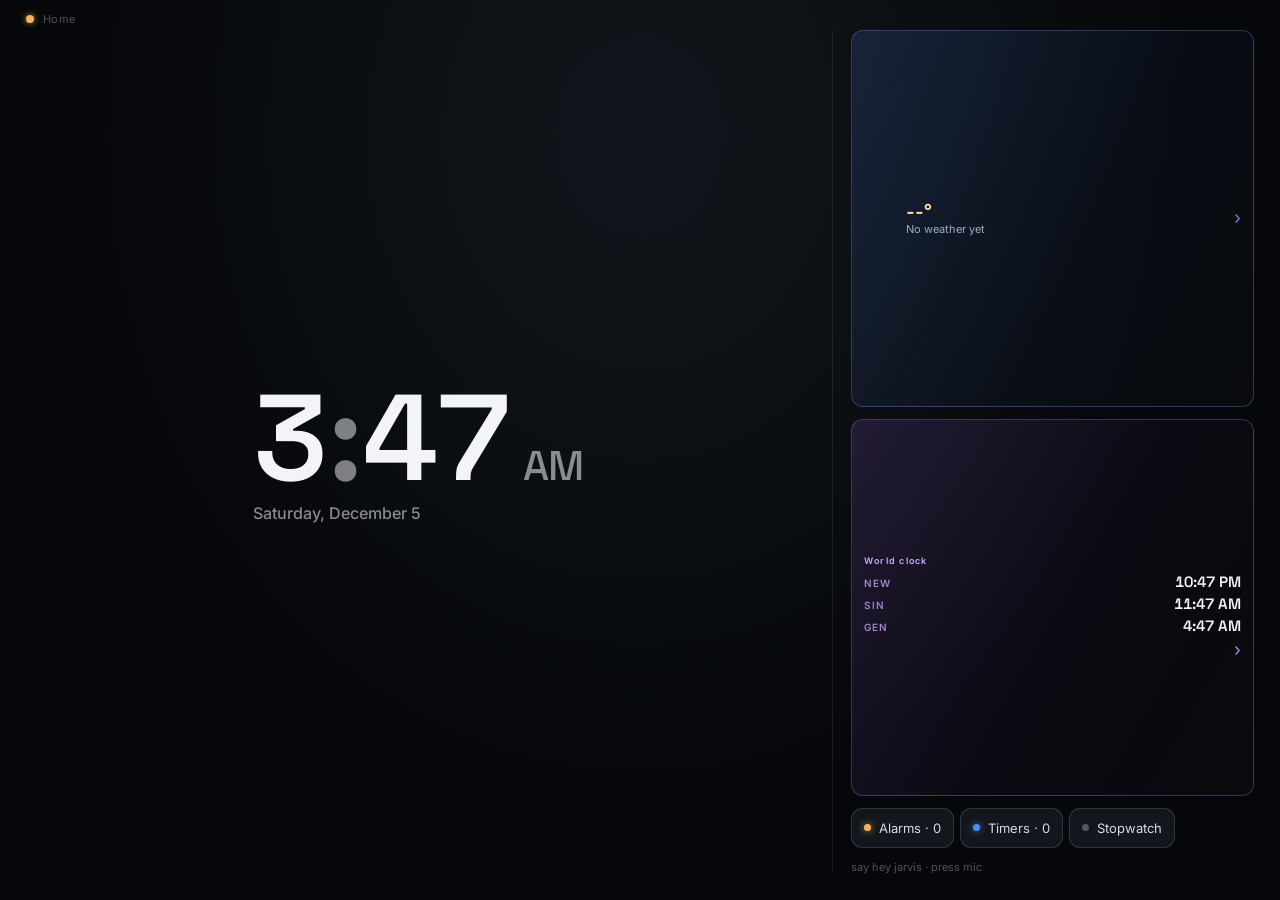
<file: EchoTerminal/app/src/main/assets/ambient/index.html>
<!DOCTYPE html>
<html lang="en">
<head>
<meta charset="UTF-8">
<!--
  width=960 pins the layout viewport to the panel's real pixel width, so every
  length in styles.css is a device pixel on a 960x480 Echo Show 5 and the
  mockup's numbers port across unchanged. user-scalable=no also removes the
  300ms tap delay (screen taps drive UI only since protocol v1.6; the wake
  word and the physical mic button start conversations).

  layout engine (layout engine, home model owner spec): one focus-driven
  layout. The resting surface is the 65/35 Nest-Hub home -- clock hero left,
  widget rail right. The clock never rotates away; only the rail's widgets
  change. Full-screen pages (weather, world clock, ...) open OVER the home
  when their rail card is tapped and close back to it; a conversation puts
  the screen into the chat template (overlay + compact clock + answer cards).
-->
<meta name="viewport" content="width=960, user-scalable=no">
<title>Echo ambient</title>
<link rel="stylesheet" href="styles.css">
</head>
<body class="fx-home">

<!-- The listening ring frames the whole panel, the way the Alexa light ring
     frames the base. Pure CSS animation, no JS loop. -->
<div id="ring"></div>

<div id="topbar">
  <div id="conn-dot" class="dot connecting"></div>
  <span id="page-label">Home</span>
</div>

<!-- ============================================================ ENGINE ==
     The single focus-driven layout. `data-focus` on <body> picks the active
     template: home (clock hero + rail, the resting surface), music (the
     same home -- now-playing is a rail chip, never a takeover, per the home
     model spec), chat (the conversation overlay, driven by ui state). -->
<section class="page visible" data-page="home">
  <div class="home">

    <!-- Left 65%: the clock hero. The one thing that never leaves the home. -->
    <div class="clock-stage">
      <div class="face digital">
        <div class="time" id="time-digital"></div>
        <div class="date" id="date-digital"></div>
      </div>
    </div>

    <!-- Right 35%: the widget rail. Every tile here is a >= 40 px thumb
         target. Cards with data-open navigate to their full page locally;
         the chips open the native schedule screens. -->
    <aside class="rail">
      <button class="rail-card rail-weather" data-ui data-open="weather" aria-label="Weather">
        <span class="wico" id="home-wico"></span>
        <span class="rail-wx">
          <span class="wtemp" id="home-wtemp">--&deg;</span>
          <span class="wcond" id="home-wcond">No weather yet</span>
        </span>
        <span class="rail-go" aria-hidden="true">&#8250;</span>
      </button>

      <button class="rail-card rail-world" data-ui data-open="world" aria-label="World clock">
        <span class="rail-world-label">World clock</span>
        <span class="rail-world-cities" id="rail-cities"></span>
        <span class="rail-go" aria-hidden="true">&#8250;</span>
      </button>

      <div class="suite">
        <button class="chip" data-ui id="alarm-chip">Alarms &middot; 0</button>
        <button class="chip" data-ui id="timer-chip">Timers &middot; 0</button>
        <button class="chip" data-ui id="stopwatch-chip">Stopwatch</button>
      </div>

      <!-- Now playing as a compact rail chip (home model: music never
           displaces the home). Tapping it opens the full music page. Shown
           only while the display's speaker is active; hidden by
           display_clear. -->
      <button id="np-chip" class="chip np-chip hidden" data-ui data-open="music"
              aria-label="Now playing — open music">
        <span class="np-eq" aria-hidden="true"></span>
        <span class="np-text" id="np-chip-text">&#9835;</span>
        <span class="np-go" aria-hidden="true">&#8250;</span>
      </button>

      <!-- Privacy mute is device-owned (hardware notes v2); this chip is
           a status readout only, and is hidden while unmuted. -->
      <div id="mute-chip" class="chip mute-chip hidden"><span class="mute-dot"></span>Mic muted</div>

      <div class="hint" id="home-hint">say hey jarvis &middot; press mic</div>
    </aside>
  </div>
</section>

<!-- ======================================================= FULL PAGES ==
     The detail pages. They open over the home when their rail card is
     tapped and are pure local navigation: no server round trip, no session.
     A conversation always returns the screen to the home underneath it. -->
<button id="page-back" class="back-chip hidden" data-ui aria-label="Back to home">&#8249; Home</button>

<!-- ------------------------------------------------------------- WEATHER -->
<section class="page" data-page="weather">
  <div class="weather-page">
    <div class="wx-hero">
      <div>
        <div class="wx-temp-big" id="wx-temp">--&deg;</div>
        <div class="wx-sub" id="wx-sub">No weather yet</div>
        <div class="wx-hilo placeholder"><span>H <b>--</b></span><span>L <b>--</b></span><span>Wind <b>--</b></span></div>
        <!-- Ambient rotation shows this page without the home clock, so the
             time rides along in a slim line of its own. -->
        <div class="wx-now" id="wx-now"></div>
      </div>
      <div class="wx-glyph" id="wx-glyph"></div>
    </div>
    <div class="hourly placeholder">
      <div class="empty-note">Hourly forecast is not wired up yet</div>
    </div>
  </div>
</section>

<!-- --------------------------------------------------------- WORLD CLOCK -->
<section class="page" data-page="world">
  <div class="world-page">
    <div class="world-top">
      <div class="map-box">
        <canvas id="world-map"></canvas>
      </div>
      <div class="hero-city">
        <div class="hero-name" id="hero-name">SYRACUSE</div>
        <div class="hero-time" id="hero-time">--:--</div>
        <div class="hero-date" id="hero-date"></div>
      </div>
    </div>
    <div class="city-list" id="city-list"></div>
  </div>
</section>

<!-- --------------------------------------------------------------- MUSIC -->
<!-- The full music page (owner round-1): reached by tapping the rail's
     now-playing chip, and the landing surface when a conversation ends
     while the speaker card is up (layout focus = music). Reuses the
     now-playing card language: art, title/artist/album, live progress and
     the transport row, which fire the same media_control messages. -->
<section class="page" data-page="music">
  <div class="music-page">
    <div class="m-art" id="m-art" aria-hidden="true"></div>
    <div class="m-meta">
      <div class="np-title" id="m-title">Nothing playing</div>
      <div class="np-artist" id="m-artist"></div>
      <div class="np-album" id="m-album"></div>
      <div class="card-bar"><i id="m-bar"></i></div>
      <div class="np-times"><span id="m-pos">0:00</span><span id="m-dur">0:00</span></div>
      <div class="np-row">
        <button class="np-btn" data-ui data-media="previous" aria-label="Previous track"></button>
        <button class="np-btn np-main" data-ui data-media="toggle" id="m-toggle" aria-label="Play or pause"></button>
        <button class="np-btn" data-ui data-media="next" aria-label="Next track"></button>
      </div>
    </div>
  </div>
</section>

<!-- -------------------------------------------------------------- SCORES -->
<section class="page" data-page="scores">
  <div class="scores-page" id="scores-list">
    <div class="score-card placeholder">
      <div class="team"><div class="badge">--</div><div class="team-name">&mdash;<span>Home</span></div></div>
      <div class="score-num">--</div>
      <div class="game-meta">&mdash;</div>
      <div class="score-num">--</div>
      <div class="team right"><div class="team-name">&mdash;<span>Away</span></div><div class="badge">--</div></div>
    </div>
    <div class="score-card placeholder">
      <div class="team"><div class="badge">--</div><div class="team-name">&mdash;<span>Home</span></div></div>
      <div class="score-num">--</div>
      <div class="game-meta">&mdash;</div>
      <div class="score-num">--</div>
      <div class="team right"><div class="team-name">&mdash;<span>Away</span></div><div class="badge">--</div></div>
    </div>
    <div class="empty-note">No scores yet</div>
  </div>
</section>

<!-- ------------------------------------------------------------- FLIGHTS -->
<section class="page" data-page="flights">
  <div class="flights-page">
    <div class="radar placeholder">
      <svg viewBox="0 0 150 150">
        <circle cx="75" cy="75" r="70" fill="none" stroke="rgba(79,140,255,0.15)" stroke-width="1"/>
        <circle cx="75" cy="75" r="46" fill="none" stroke="rgba(79,140,255,0.15)" stroke-width="1"/>
        <circle cx="75" cy="75" r="22" fill="none" stroke="rgba(79,140,255,0.15)" stroke-width="1"/>
        <line x1="75" y1="5" x2="75" y2="145" stroke="rgba(79,140,255,0.1)" stroke-width="1"/>
        <line x1="5" y1="75" x2="145" y2="75" stroke="rgba(79,140,255,0.1)" stroke-width="1"/>
        <circle cx="75" cy="75" r="3" fill="rgba(242,244,247,0.55)"/>
        <g id="radar-planes"></g>
      </svg>
    </div>
    <div class="flight-list" id="flight-list">
      <div class="flight-row placeholder">
        <div><div class="flight-code">&mdash;</div><div class="flight-route">no traffic data</div></div>
        <div class="flight-stat">&mdash;</div>
      </div>
      <div class="empty-note">Nothing overhead yet</div>
    </div>
  </div>
</section>

<!-- ---------------------------------------------------------------- NEWS -->
<section class="page" data-page="news">
  <div class="news-page">
    <div>
      <div class="news-tag placeholder-tag" id="news-tag">HEADLINES</div>
      <div class="news-headline placeholder" id="news-headline">No headlines yet</div>
      <div class="news-meta" id="news-meta">The news feed is not wired up yet</div>
    </div>
    <div class="ticker" id="news-ticker-wrap">
      <div class="ticker-track placeholder" id="news-ticker"><span>&mdash;</span></div>
    </div>
  </div>
</section>

<!-- -------------------------------------------------------------- STOCKS -->
<section class="page" data-page="stocks">
  <div class="stocks-page" id="stocks-list">
    <div class="stock-row placeholder">
      <div class="stock-id"><div class="stock-sym">&mdash;</div><div class="stock-name">no quote</div></div>
      <svg class="stock-spark" viewBox="0 0 70 26"><polyline points="0,13 70,13" fill="none" stroke="rgba(242,244,247,0.2)" stroke-width="2"/></svg>
      <div class="stock-price"><div class="stock-val">--</div><div class="stock-chg">--</div></div>
    </div>
    <div class="stock-row placeholder">
      <div class="stock-id"><div class="stock-sym">&mdash;</div><div class="stock-name">no quote</div></div>
      <svg class="stock-spark" viewBox="0 0 70 26"><polyline points="0,13 70,13" fill="none" stroke="rgba(242,244,247,0.2)" stroke-width="2"/></svg>
      <div class="stock-price"><div class="stock-val">--</div><div class="stock-chg">--</div></div>
    </div>
    <div class="empty-note">No market data yet</div>
  </div>
</section>

<!-- ============================================================= CHAT ==
     The chat template (non-idle focus). The clock compresses to a compact
     corner block; the ring and pill are the listening/thinking/speaking
     visuals; pushed answer cards (id=card) are the hero above this. -->
<div id="convo" class="hidden">
  <div class="chat-clock">
    <div class="time" id="time-mini"></div>
    <div class="date" id="date-mini"></div>
  </div>
  <div class="convo-pill"><span class="convo-dot"></span><span id="convo-label">Listening</span></div>
  <div id="convo-hint" class="hidden">press mic to stop</div>
</div>

<!-- Pushed server cards (display / display_clear). Full-bleed, above
     everything the pages draw, below the native camera indicator. -->
<div id="card" class="hidden"><div id="card-body"></div></div>

<script src="world.js"></script>
<script src="app.js"></script>
</body>
</html>
</file>
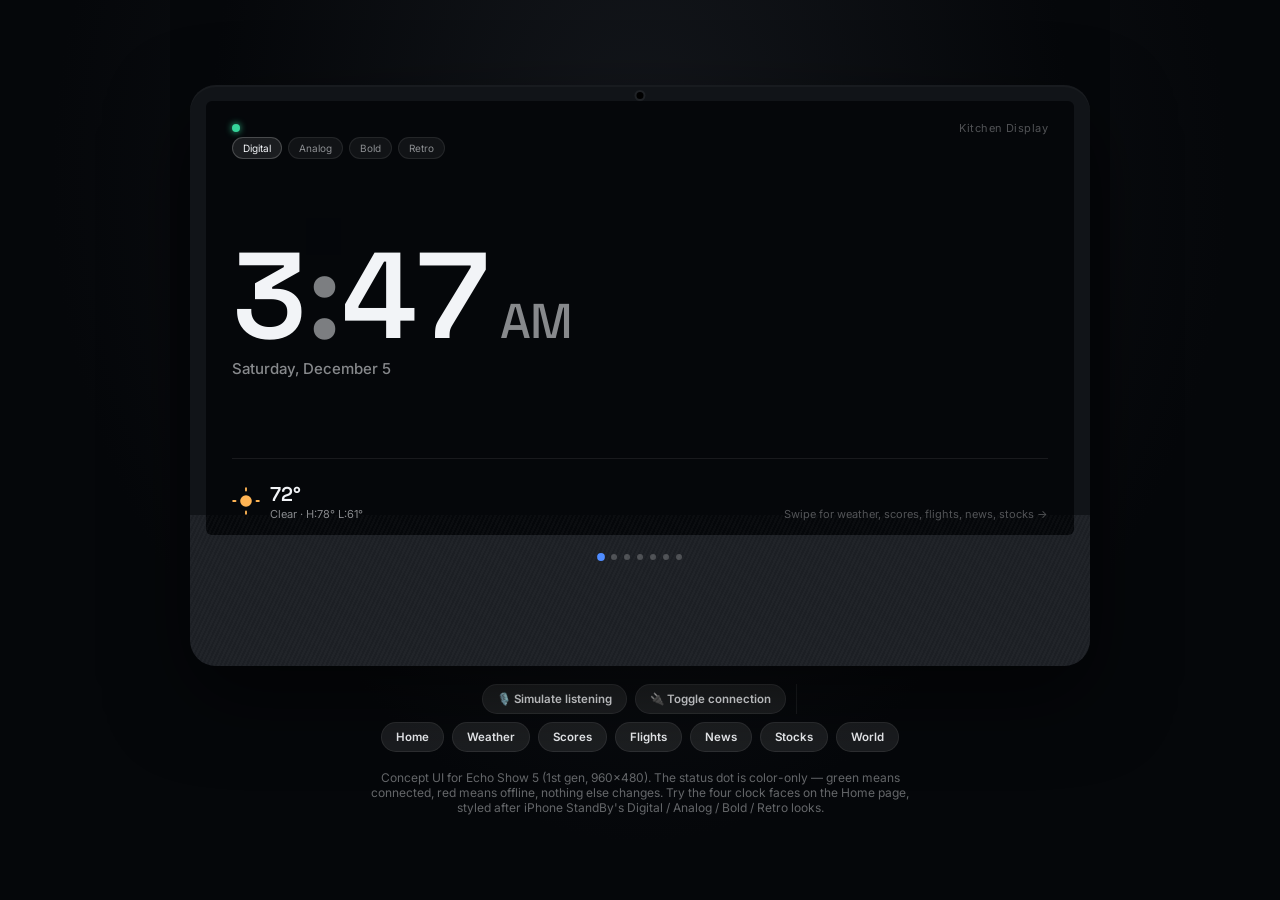
<file: docs/ui-mockup/mockup.html>
<!DOCTYPE html>
<html lang="en">
<head>
<meta charset="UTF-8">
<title>Echo Show 5 — UI Concept</title>
<link rel="preconnect" href="https://fonts.googleapis.com">
<link href="https://fonts.googleapis.com/css2?family=Space+Grotesk:wght@400;500;600;700&family=Inter:wght@400;500;600;700&family=JetBrains+Mono:wght@400;500;700&display=swap" rel="stylesheet">
<style>
  :root{
    --void:#05070a;
    --bezel:#111418;
    --fabric:#1c1f24;
    --glass: rgba(255,255,255,0.05);
    --glass-strong: rgba(255,255,255,0.09);
    --line: rgba(255,255,255,0.08);
    --ink:#f2f4f7;
    --ink-dim: rgba(242,244,247,0.55);
    --ink-faint: rgba(242,244,247,0.32);
    --blue:#4f8cff;
    --blue-soft: rgba(79,140,255,0.35);
    --amber:#ffb454;
    --green:#35d399;
    --red:#ff5c5c;
    --purple:#b06bff;
  }
  *{box-sizing:border-box;}
  html,body{
    margin:0; padding:0; height:100%;
    background: radial-gradient(ellipse at 50% 20%, #14171c 0%, #05070a 65%);
    display:flex; align-items:center; justify-content:center;
    font-family:'Inter',sans-serif;
    color:var(--ink);
  }
  .stage{ display:flex; flex-direction:column; align-items:center; gap:18px; padding:40px 20px; }

  /* ---------- device ---------- */
  .device{
    position:relative;
    width:min(90vw, 900px);
    aspect-ratio: 960/620;
    background: linear-gradient(180deg, var(--bezel) 0%, var(--bezel) 74%, var(--fabric) 74%, var(--fabric) 100%);
    border-radius:26px;
    padding:16px 16px 0 16px;
    box-shadow: 0 30px 80px rgba(0,0,0,0.55), 0 2px 0 rgba(255,255,255,0.03) inset;
  }
  .cam{
    position:absolute; top:7px; left:50%; transform:translateX(-50%);
    width:7px; height:7px; border-radius:50%;
    background:#000; box-shadow: 0 0 0 2px rgba(255,255,255,0.06);
  }
  .fabric-tex{
    position:absolute; left:0; right:0; bottom:0; height:26%;
    background-image: repeating-linear-gradient(115deg, rgba(255,255,255,0.025) 0px, rgba(255,255,255,0.025) 2px, transparent 2px, transparent 4px);
    border-radius:0 0 26px 26px;
  }

  .screen-wrap{ position:relative; width:100%; aspect-ratio: 960/480; border-radius:6px; overflow:hidden; background:var(--void); }
  .ring{
    position:absolute; inset:0; border-radius:6px; pointer-events:none;
    box-shadow: inset 0 0 0 0px var(--blue-soft);
    transition: box-shadow .35s ease; z-index:5;
  }
  .ring.active{
    box-shadow: inset 0 0 0 3px rgba(79,140,255,0.9), inset 0 0 22px 4px rgba(79,140,255,0.55);
    animation: pulse 1.8s ease-in-out infinite;
  }
  @keyframes pulse{
    0%,100%{ box-shadow: inset 0 0 0 3px rgba(79,140,255,0.75), inset 0 0 18px 3px rgba(79,140,255,0.4); }
    50%{ box-shadow: inset 0 0 0 3px rgba(79,140,255,1), inset 0 0 30px 6px rgba(79,140,255,0.7); }
  }

  .screen{ position:absolute; inset:0; display:none; flex-direction:column; padding:20px 26px 14px 26px; }
  .screen.visible{ display:flex; }

  /* ---------- top status strip: dot carries ALL the meaning, no text ---------- */
  .status-row{ display:flex; align-items:center; justify-content:space-between; margin-bottom:2px; }
  .dot{
    width:8px; height:8px; border-radius:50%;
    background:var(--green);
    box-shadow: 0 0 7px rgba(53,211,153,0.9);
  }
  .dot.off{ background:var(--red); box-shadow:0 0 7px rgba(255,92,92,0.9); }
  .page-label{ font-size:11px; color:var(--ink-faint); letter-spacing:.04em; }

  /* ---------- HOME / CLOCK FACES ---------- */
  .home{ flex:1; display:flex; flex-direction:column; justify-content:space-between; }
  .face-switch{ display:flex; gap:6px; align-self:flex-start; }
  .fbtn{
    font-size:10px; padding:4px 10px; border-radius:20px;
    background:var(--glass); border:1px solid var(--line); color:var(--ink-dim);
    cursor:pointer;
  }
  .fbtn.on{ background:var(--glass-strong); color:var(--ink); border-color:rgba(255,255,255,0.2); }

  .clock-stage{ flex:1; display:flex; align-items:center; }
  .face{ display:none; width:100%; }
  .face.active{ display:flex; flex-direction:column; }

  /* Digital face */
  .face.digital .time{
    font-family:'Space Grotesk', sans-serif; font-weight:600;
    font-size:min(15vw, 122px); line-height:.95; letter-spacing:-.01em;
    font-variant-numeric: tabular-nums;
  }
  .face.digital .time .colon{ opacity:.5; }
  .face.digital .date{ font-size:15px; color:var(--ink-dim); margin-top:4px; font-weight:500; }

  /* Bold gradient face (StandBy-style oversized color) */
  .face.bold .time{
    font-family:'Space Grotesk', sans-serif; font-weight:700;
    font-size:min(18vw, 148px); line-height:.9; letter-spacing:-.02em;
    font-variant-numeric: tabular-nums;
    background: linear-gradient(120deg, #6ba8ff 0%, var(--purple) 55%, #ff7ab0 100%);
    -webkit-background-clip:text; background-clip:text; color:transparent;
  }
  .face.bold .date{ font-size:15px; color:var(--ink-dim); margin-top:2px; font-weight:600; }

  /* Retro / nixie face */
  .face.retro .time{
    font-family:'JetBrains Mono', monospace; font-weight:500;
    font-size:min(13vw, 104px); line-height:1; letter-spacing:.02em;
    color:#ffb454; text-shadow: 0 0 14px rgba(255,180,84,0.65), 0 0 2px rgba(255,180,84,0.9);
  }
  .face.retro .date{ font-size:13px; color:rgba(255,180,84,0.55); margin-top:8px; font-family:'JetBrains Mono',monospace; text-transform:uppercase; letter-spacing:.1em; }

  /* Analog face */
  .face.analog{ align-items:center; justify-content:center; flex-direction:row; gap:26px; }
  .analog-date{ font-size:14px; color:var(--ink-dim); font-weight:500; }

  .home-footer{ display:flex; align-items:flex-end; justify-content:space-between; padding-top:10px; border-top:1px solid var(--line); }
  .weather-mini{ display:flex; align-items:center; gap:10px; padding-top:12px; }
  .wico{ width:28px; height:28px; }
  .wtemp{ font-size:20px; font-weight:600; font-family:'Space Grotesk',sans-serif; }
  .wcond{ font-size:11px; color:var(--ink-dim); }
  .hint{ font-size:11px; color:var(--ink-faint); padding-top:12px; }

  /* ---------- WEATHER PAGE ---------- */
  .weather-page{ flex:1; display:flex; flex-direction:column; }
  .wx-hero{ flex:1; display:flex; align-items:center; justify-content:space-between; }
  .wx-temp-big{ font-family:'Space Grotesk',sans-serif; font-weight:600; font-size:min(11vw, 92px); line-height:1; }
  .wx-sub{ color:var(--ink-dim); font-size:13px; margin-top:6px; }
  .wx-hilo{ display:flex; gap:14px; margin-top:10px; font-size:12px; color:var(--ink-dim); }
  .wx-hilo b{ color:var(--ink); font-weight:600; }
  .sun{ width:88px; height:88px; border-radius:50%; background: radial-gradient(circle at 35% 30%, #ffd88a, var(--amber) 60%, #d98a2a 100%); box-shadow: 0 0 40px rgba(255,180,84,0.45); }
  .hourly{ display:flex; justify-content:space-between; border-top:1px solid var(--line); padding-top:10px; }
  .hour-item{ display:flex; flex-direction:column; align-items:center; gap:5px; font-size:10px; color:var(--ink-dim); }
  .hour-item b{ color:var(--ink); font-size:12px; font-weight:600; }
  .hdot{ width:14px; height:14px; border-radius:50%; background:linear-gradient(180deg,#ffd88a,var(--amber)); }

  /* ---------- SCORES PAGE ---------- */
  .scores-page{ flex:1; display:flex; flex-direction:column; gap:8px; justify-content:center; }
  .score-card{ display:flex; align-items:center; justify-content:space-between; background:var(--glass); border:1px solid var(--line); border-radius:12px; padding:8px 16px; }
  .team{ display:flex; align-items:center; gap:9px; width:38%; }
  .badge{ width:24px; height:24px; border-radius:7px; display:flex; align-items:center; justify-content:center; font-size:10px; font-weight:700; font-family:'Space Grotesk',sans-serif; }
  .team-name{ font-size:12px; font-weight:600; }
  .team-name span{ display:block; font-size:9px; color:var(--ink-faint); font-weight:400; }
  .score-num{ font-family:'Space Grotesk',sans-serif; font-weight:700; font-size:20px; width:32px; text-align:center; }
  .game-meta{ width:22%; text-align:right; font-size:10px; color:var(--ink-dim); }
  .live{ color:var(--red); font-weight:600; }
  .final{ color:var(--ink-faint); }

  /* ---------- FLIGHTS PAGE ---------- */
  .flights-page{ flex:1; display:flex; gap:18px; align-items:center; }
  .radar{ position:relative; width:150px; height:150px; flex-shrink:0; }
  .radar svg{ width:100%; height:100%; }
  .plane-tag{ position:absolute; font-size:9px; color:var(--blue); font-weight:600; white-space:nowrap; transform:translate(-50%,-140%); }
  .flight-list{ flex:1; display:flex; flex-direction:column; gap:8px; }
  .flight-row{ display:flex; align-items:center; justify-content:space-between; background:var(--glass); border:1px solid var(--line); border-radius:10px; padding:8px 12px; font-size:11px; }
  .flight-code{ font-family:'Space Grotesk',sans-serif; font-weight:700; font-size:13px; }
  .flight-route{ color:var(--ink-dim); font-size:10px; }
  .flight-stat{ text-align:right; color:var(--ink-dim); font-size:10px; }
  .flight-stat b{ color:var(--ink); font-family:'Space Grotesk',sans-serif; }

  /* ---------- NEWS PAGE ---------- */
  .news-page{ flex:1; display:flex; flex-direction:column; justify-content:center; gap:14px; }
  .news-tag{ display:inline-flex; align-items:center; gap:6px; background:var(--red); color:#fff; font-size:10px; font-weight:700; letter-spacing:.06em; padding:3px 10px; border-radius:4px; width:fit-content; }
  .news-headline{ font-size:26px; font-weight:600; line-height:1.2; max-width:88%; }
  .news-meta{ font-size:11px; color:var(--ink-faint); }
  .ticker{ overflow:hidden; white-space:nowrap; border-top:1px solid var(--line); padding-top:10px; }
  .ticker-track{ display:inline-block; padding-left:100%; animation: scroll-left 22s linear infinite; font-size:12px; color:var(--ink-dim); }
  .ticker-track span{ margin-right:40px; }
  @keyframes scroll-left{ from{ transform:translateX(0); } to{ transform:translateX(-100%); } }

  /* ---------- STOCKS PAGE ---------- */
  .stocks-page{ flex:1; display:flex; flex-direction:column; justify-content:center; gap:8px; }
  .stock-row{ display:flex; align-items:center; justify-content:space-between; background:var(--glass); border:1px solid var(--line); border-radius:10px; padding:9px 14px; }
  .stock-id{ display:flex; flex-direction:column; }
  .stock-sym{ font-family:'Space Grotesk',sans-serif; font-weight:700; font-size:14px; }
  .stock-name{ font-size:10px; color:var(--ink-faint); }
  .stock-spark{ width:70px; height:26px; }
  .stock-price{ text-align:right; }
  .stock-val{ font-family:'Space Grotesk',sans-serif; font-weight:600; font-size:14px; }
  .stock-chg{ font-size:11px; font-weight:600; }
  .up{ color:var(--green); }
  .down{ color:var(--red); }

  /* ---------- pagination ---------- */
  .pager{ height:44px; display:flex; align-items:center; justify-content:center; gap:7px; position:relative; z-index:2; }
  .pdot{ width:6px; height:6px; border-radius:50%; background:rgba(255,255,255,0.22); cursor:pointer; transition: background .2s, transform .2s; }
  .pdot.on{ background:var(--blue); transform:scale(1.3); }

  /* ---------- controls (outside the mockup) ---------- */
  .controls{ display:flex; gap:8px; flex-wrap:wrap; justify-content:center; max-width:640px; }
  .ctl-group{ display:flex; gap:8px; flex-wrap:wrap; justify-content:center; }
  .ctl-btn{ font-family:'Inter',sans-serif; font-size:11.5px; font-weight:600; color:var(--ink); background:var(--glass-strong); border:1px solid var(--line); border-radius:20px; padding:7px 14px; cursor:pointer; }
  .ctl-btn:hover{ background:rgba(255,255,255,0.14); }
  .ctl-btn.on{ background:var(--blue); border-color:var(--blue); }
  .divider{ width:1px; align-self:stretch; background:var(--line); margin:0 2px; }
  .caption{ font-size:12px; color:rgba(242,244,247,0.4); text-align:center; max-width:560px; }

  /* ---------- WORLD CLOCK PAGE ---------- */
  .world-page{ flex:1; display:flex; flex-direction:column; gap:8px; }
  .map-box{ position:relative; width:100%; aspect-ratio:2/1; border-radius:8px; overflow:hidden; background:#0a1522; }
  .map-box svg{ width:100%; height:100%; display:block; }
  .city-dot{
    position:absolute; width:7px; height:7px; border-radius:50%;
    background:var(--blue); box-shadow:0 0 8px rgba(79,140,255,0.95);
    transform:translate(-50%,-50%);
  }
  .city-tag{
    position:absolute; font-size:9px; color:var(--ink); font-weight:600;
    transform:translate(-50%, -170%); white-space:nowrap; text-shadow:0 1px 3px rgba(0,0,0,0.8);
  }
  .city-list{ display:flex; justify-content:space-between; gap:8px; }
  .city-card{ flex:1; background:var(--glass); border:1px solid var(--line); border-radius:10px; padding:7px 10px; text-align:center; }
  .city-card .cname{ font-size:10px; color:var(--ink-dim); }
  .city-card .ctime{ font-family:'Space Grotesk',sans-serif; font-weight:700; font-size:15px; margin-top:2px; }
  .city-card .cbadge{ font-size:9px; color:var(--ink-faint); margin-top:1px; }
</style>
</head>
<body>

<div class="stage">
  <div class="device">
    <div class="cam"></div>
    <div class="screen-wrap">
      <div class="ring" id="ring"></div>

      <!-- HOME -->
      <div class="screen visible" data-page="0">
        <div class="status-row">
          <div class="dot conn-dot" title="Connected"></div>
          <span class="page-label">Kitchen Display</span>
        </div>
        <div class="home">
          <div class="face-switch">
            <div class="fbtn on" data-face="digital">Digital</div>
            <div class="fbtn" data-face="analog">Analog</div>
            <div class="fbtn" data-face="bold">Bold</div>
            <div class="fbtn" data-face="retro">Retro</div>
          </div>

          <div class="clock-stage">
            <div class="face digital active">
              <div class="time" id="time-digital">7<span class="colon">:</span>42<span style="font-size:0.4em; margin-left:10px; color:var(--ink-dim); font-weight:500;">PM</span></div>
              <div class="date" id="date-digital">Sunday, September 6</div>
            </div>

            <div class="face bold">
              <div class="time" id="time-bold">7:42</div>
              <div class="date" id="date-bold">Sun Sep 6</div>
            </div>

            <div class="face retro">
              <div class="time" id="time-retro">19:42:07</div>
              <div class="date" id="date-retro">Sun · Sep 06</div>
            </div>

            <div class="face analog">
              <div class="radar-clock">
                <svg width="130" height="130" viewBox="0 0 130 130">
                  <circle cx="65" cy="65" r="62" fill="none" stroke="rgba(255,255,255,0.15)" stroke-width="1.5"/>
                  <g stroke="rgba(255,255,255,0.35)" stroke-width="2" stroke-linecap="round">
                    <line x1="65" y1="8" x2="65" y2="16"/>
                    <line x1="65" y1="114" x2="65" y2="122"/>
                    <line x1="8" y1="65" x2="16" y2="65"/>
                    <line x1="114" y1="65" x2="122" y2="65"/>
                  </g>
                  <line id="hourhand" x1="65" y1="65" x2="65" y2="38" stroke="#f2f4f7" stroke-width="4" stroke-linecap="round"/>
                  <line id="minhand" x1="65" y1="65" x2="65" y2="22" stroke="#f2f4f7" stroke-width="3" stroke-linecap="round"/>
                  <line id="sechand" x1="65" y1="65" x2="65" y2="18" stroke="var(--blue)" stroke-width="1.5" stroke-linecap="round"/>
                  <circle cx="65" cy="65" r="3.5" fill="var(--blue)"/>
                </svg>
              </div>
              <div class="analog-date" id="date-analog">Sunday, September 6</div>
            </div>
          </div>

          <div class="home-footer">
            <div class="weather-mini">
              <svg class="wico" viewBox="0 0 24 24" fill="none"><circle cx="12" cy="12" r="5" fill="#ffb454"/><g stroke="#ffb454" stroke-width="1.6" stroke-linecap="round"><line x1="12" y1="1" x2="12" y2="3"/><line x1="12" y1="21" x2="12" y2="23"/><line x1="1" y1="12" x2="3" y2="12"/><line x1="21" y1="12" x2="23" y2="12"/></g></svg>
              <div><div class="wtemp">72°</div><div class="wcond">Clear · H:78° L:61°</div></div>
            </div>
            <div class="hint">Swipe for weather, scores, flights, news, stocks →</div>
          </div>
        </div>
      </div>

      <!-- WEATHER -->
      <div class="screen" data-page="1">
        <div class="status-row"><div class="dot conn-dot"></div><span class="page-label">Weather</span></div>
        <div class="weather-page">
          <div class="wx-hero">
            <div>
              <div class="wx-temp-big">72°</div>
              <div class="wx-sub">Clear · Feels like 74°</div>
              <div class="wx-hilo"><span>H <b>78°</b></span><span>L <b>61°</b></span><span>Wind <b>6 mph</b></span></div>
            </div>
            <div class="sun"></div>
          </div>
          <div class="hourly">
            <div class="hour-item"><span>Now</span><div class="hdot"></div><b>72°</b></div>
            <div class="hour-item"><span>3PM</span><div class="hdot"></div><b>74°</b></div>
            <div class="hour-item"><span>4PM</span><div class="hdot"></div><b>75°</b></div>
            <div class="hour-item"><span>5PM</span><div class="hdot" style="background:linear-gradient(180deg,#9db3d8,#5c7bb0);"></div><b>70°</b></div>
            <div class="hour-item"><span>6PM</span><div class="hdot" style="background:linear-gradient(180deg,#7c8fb5,#425583);"></div><b>66°</b></div>
            <div class="hour-item"><span>7PM</span><div class="hdot" style="background:linear-gradient(180deg,#5b6a8c,#2e3a5c);"></div><b>63°</b></div>
          </div>
        </div>
      </div>

      <!-- SCORES -->
      <div class="screen" data-page="2">
        <div class="status-row"><div class="dot conn-dot"></div><span class="page-label">Scores</span></div>
        <div class="scores-page">
          <div class="score-card">
            <div class="team"><div class="badge" style="background:#1d4ed8;">BUF</div><div class="team-name">Bills<span>Home</span></div></div>
            <div class="score-num">24</div>
            <div class="game-meta"><span class="live">● LIVE</span><br>Q3 4:12</div>
            <div class="score-num">20</div>
            <div class="team" style="justify-content:flex-end; text-align:right;"><div class="team-name">Jets<span>Away</span></div><div class="badge" style="background:#15803d;">NYJ</div></div>
          </div>
          <div class="score-card">
            <div class="team"><div class="badge" style="background:#7c2d12;">CUSE</div><div class="team-name">Orange<span>Home</span></div></div>
            <div class="score-num">14</div>
            <div class="game-meta"><span class="final">FINAL</span></div>
            <div class="score-num">10</div>
            <div class="team" style="justify-content:flex-end; text-align:right;"><div class="team-name">UConn<span>Away</span></div><div class="badge" style="background:#334155;">UC</div></div>
          </div>
          <div class="score-card">
            <div class="team"><div class="badge" style="background:#9333ea;">LAL</div><div class="team-name">Lakers<span>Home</span></div></div>
            <div class="score-num">88</div>
            <div class="game-meta"><span class="live">● LIVE</span><br>Q4 2:47</div>
            <div class="score-num">91</div>
            <div class="team" style="justify-content:flex-end; text-align:right;"><div class="team-name">Celtics<span>Away</span></div><div class="badge" style="background:#15803d;">BOS</div></div>
          </div>
        </div>
      </div>

      <!-- FLIGHTS -->
      <div class="screen" data-page="3">
        <div class="status-row"><div class="dot conn-dot"></div><span class="page-label">Overhead</span></div>
        <div class="flights-page">
          <div class="radar">
            <svg viewBox="0 0 150 150">
              <circle cx="75" cy="75" r="70" fill="none" stroke="rgba(79,140,255,0.15)" stroke-width="1"/>
              <circle cx="75" cy="75" r="46" fill="none" stroke="rgba(79,140,255,0.15)" stroke-width="1"/>
              <circle cx="75" cy="75" r="22" fill="none" stroke="rgba(79,140,255,0.15)" stroke-width="1"/>
              <line x1="75" y1="5" x2="75" y2="145" stroke="rgba(79,140,255,0.1)" stroke-width="1"/>
              <line x1="5" y1="75" x2="145" y2="75" stroke="rgba(79,140,255,0.1)" stroke-width="1"/>
              <circle cx="75" cy="75" r="3" fill="var(--ink-dim)"/>
              <g transform="translate(100,40) rotate(40)"><path d="M0,-6 L4,4 L0,2 L-4,4 Z" fill="var(--blue)"/></g>
              <g transform="translate(50,100) rotate(160)"><path d="M0,-6 L4,4 L0,2 L-4,4 Z" fill="var(--blue)"/></g>
              <g transform="translate(110,105) rotate(-100)"><path d="M0,-6 L4,4 L0,2 L-4,4 Z" fill="var(--blue)"/></g>
            </svg>
            <div class="plane-tag" style="left:67%; top:27%;">DL1490</div>
            <div class="plane-tag" style="left:33%; top:67%;">JBU212</div>
            <div class="plane-tag" style="left:73%; top:70%;">AAL58</div>
          </div>
          <div class="flight-list">
            <div class="flight-row">
              <div><div class="flight-code">DL1490</div><div class="flight-route">SYR → ATL</div></div>
              <div class="flight-stat">FL340 · <b>412kt</b><br>2.1 mi overhead</div>
            </div>
            <div class="flight-row">
              <div><div class="flight-code">JBU212</div><div class="flight-route">BOS → SYR</div></div>
              <div class="flight-stat">FL085 · <b>260kt</b><br>descending</div>
            </div>
            <div class="flight-row">
              <div><div class="flight-code">AAL58</div><div class="flight-route">ORD → JFK</div></div>
              <div class="flight-stat">FL360 · <b>448kt</b><br>4.6 mi overhead</div>
            </div>
          </div>
        </div>
      </div>

      <!-- NEWS -->
      <div class="screen" data-page="4">
        <div class="status-row"><div class="dot conn-dot"></div><span class="page-label">News</span></div>
        <div class="news-page">
          <div>
            <div class="news-tag">BREAKING</div>
            <div class="news-headline" style="margin-top:8px;">Fed signals possible rate move at next meeting</div>
            <div class="news-meta" style="margin-top:6px;">Reuters · 4 min ago</div>
          </div>
          <div class="ticker">
            <div class="ticker-track">
              <span>Syracuse falls to 2-1 after road loss</span>
              <span>Local Micron construction hits new milestone</span>
              <span>NASA sets new launch window for next mission</span>
              <span>Regional airport adds new nonstop route</span>
            </div>
          </div>
        </div>
      </div>

      <!-- STOCKS -->
      <div class="screen" data-page="5">
        <div class="status-row"><div class="dot conn-dot"></div><span class="page-label">Markets</span></div>
        <div class="stocks-page">
          <div class="stock-row">
            <div class="stock-id"><div class="stock-sym">AAPL</div><div class="stock-name">Apple Inc.</div></div>
            <svg class="stock-spark" viewBox="0 0 70 26"><polyline points="0,18 12,15 24,17 36,9 48,11 60,4 70,6" fill="none" stroke="#35d399" stroke-width="2"/></svg>
            <div class="stock-price"><div class="stock-val">$238.14</div><div class="stock-chg up">▲ 1.2%</div></div>
          </div>
          <div class="stock-row">
            <div class="stock-id"><div class="stock-sym">TSLA</div><div class="stock-name">Tesla Inc.</div></div>
            <svg class="stock-spark" viewBox="0 0 70 26"><polyline points="0,6 12,10 24,8 36,16 48,14 60,20 70,22" fill="none" stroke="#ff5c5c" stroke-width="2"/></svg>
            <div class="stock-price"><div class="stock-val">$241.87</div><div class="stock-chg down">▼ 2.4%</div></div>
          </div>
          <div class="stock-row">
            <div class="stock-id"><div class="stock-sym">SPY</div><div class="stock-name">S&amp;P 500 ETF</div></div>
            <svg class="stock-spark" viewBox="0 0 70 26"><polyline points="0,16 12,14 24,15 36,11 48,12 60,7 70,8" fill="none" stroke="#35d399" stroke-width="2"/></svg>
            <div class="stock-price"><div class="stock-val">$584.32</div><div class="stock-chg up">▲ 0.6%</div></div>
          </div>
          <div class="stock-row">
            <div class="stock-id"><div class="stock-sym">BTC</div><div class="stock-name">Bitcoin</div></div>
            <svg class="stock-spark" viewBox="0 0 70 26"><polyline points="0,10 12,8 24,13 36,9 48,15 60,12 70,17" fill="none" stroke="#ff5c5c" stroke-width="2"/></svg>
            <div class="stock-price"><div class="stock-val">$61,204</div><div class="stock-chg down">▼ 0.9%</div></div>
          </div>
        </div>
      </div>

      <!-- WORLD CLOCK -->
      <div class="screen" data-page="6">
        <div class="status-row"><div class="dot conn-dot"></div><span class="page-label">World Clock</span></div>
        <div class="world-page">
          <div class="map-box" id="map-box">
            <svg id="world-svg" viewBox="0 0 960 480" xmlns="http://www.w3.org/2000/svg">
              <defs>
                <radialGradient id="nightGrad" cx="50%" cy="50%" r="50%">
                  <stop offset="0%" stop-color="#05070a" stop-opacity="0.88"/>
                  <stop offset="70%" stop-color="#05070a" stop-opacity="0.55"/>
                  <stop offset="100%" stop-color="#05070a" stop-opacity="0"/>
                </radialGradient>
              </defs>
              <rect x="0" y="0" width="960" height="480" fill="#0a1522"/>
              <g fill="#233a52" stroke="#2e4a68" stroke-width="1">
                <!-- North America -->
                <path d="M120,110 C160,90 210,85 250,95 C280,105 285,130 270,150 C275,175 255,195 235,215 C220,235 200,240 185,225 C165,220 155,200 145,180 C120,170 100,150 105,130 Z"/>
                <!-- South America -->
                <path d="M245,255 C265,250 285,260 290,290 C300,320 295,360 275,390 C260,410 245,400 240,375 C225,340 220,300 230,275 Z"/>
                <!-- Europe -->
                <path d="M470,105 C500,95 530,100 545,115 C555,130 545,145 525,150 C505,155 480,150 465,135 Z"/>
                <!-- Africa -->
                <path d="M470,160 C505,155 540,165 550,195 C560,230 550,270 530,305 C515,330 495,325 485,300 C465,260 460,210 470,160 Z"/>
                <!-- Asia -->
                <path d="M555,90 C610,75 690,80 750,100 C800,115 830,140 815,165 C800,185 760,180 720,190 C680,200 650,220 610,210 C580,200 560,175 555,150 Z"/>
                <!-- SE Asia / India -->
                <path d="M600,195 C625,190 650,200 655,220 C660,240 640,255 620,250 C605,245 595,215 600,195 Z"/>
                <!-- Australia -->
                <path d="M760,300 C795,290 830,300 840,320 C845,340 820,355 790,352 C765,350 750,320 760,300 Z"/>
              </g>
              <g stroke="rgba(255,255,255,0.06)" stroke-width="1">
                <line x1="0" y1="120" x2="960" y2="120"/>
                <line x1="0" y1="240" x2="960" y2="240"/>
                <line x1="0" y1="360" x2="960" y2="360"/>
                <line x1="240" y1="0" x2="240" y2="480"/>
                <line x1="480" y1="0" x2="480" y2="480"/>
                <line x1="720" y1="0" x2="720" y2="480"/>
              </g>
              <path id="terminator" fill="none" stroke="rgba(255,209,128,0.55)" stroke-width="1.5"/>
              <ellipse id="night-shadow" fill="url(#nightGrad)" />
            </svg>
          </div>
          <div class="city-list" id="city-list"></div>
        </div>
      </div>

    </div>

    <div class="pager">
      <div class="pdot on" data-goto="0"></div>
      <div class="pdot" data-goto="1"></div>
      <div class="pdot" data-goto="2"></div>
      <div class="pdot" data-goto="3"></div>
      <div class="pdot" data-goto="4"></div>
      <div class="pdot" data-goto="5"></div>
      <div class="pdot" data-goto="6"></div>
    </div>
    <div class="fabric-tex"></div>
  </div>

  <div class="controls">
    <div class="ctl-group">
      <button class="ctl-btn" id="ring-btn">🎙️ Simulate listening</button>
      <button class="ctl-btn" id="conn-btn">🔌 Toggle connection</button>
    </div>
    <div class="divider"></div>
    <div class="ctl-group">
      <button class="ctl-btn" data-goto="0">Home</button>
      <button class="ctl-btn" data-goto="1">Weather</button>
      <button class="ctl-btn" data-goto="2">Scores</button>
      <button class="ctl-btn" data-goto="3">Flights</button>
      <button class="ctl-btn" data-goto="4">News</button>
      <button class="ctl-btn" data-goto="5">Stocks</button>
      <button class="ctl-btn" data-goto="6">World</button>
    </div>
  </div>
  <div class="caption">Concept UI for Echo Show 5 (1st gen, 960×480). The status dot is color-only — green means connected, red means offline, nothing else changes. Try the four clock faces on the Home page, styled after iPhone StandBy's Digital / Analog / Bold / Retro looks.</div>
</div>

<script>
  const screens = document.querySelectorAll('.screen');
  const pdots = document.querySelectorAll('.pdot');
  function goTo(i){
    screens.forEach(s => s.classList.toggle('visible', s.dataset.page === String(i)));
    pdots.forEach(d => d.classList.toggle('on', d.dataset.goto === String(i)));
  }
  document.querySelectorAll('[data-goto]').forEach(el=>{
    el.addEventListener('click', ()=> goTo(el.dataset.goto));
  });

  // face switcher
  const faces = document.querySelectorAll('.face');
  const fbtns = document.querySelectorAll('.fbtn');
  fbtns.forEach(b=>{
    b.addEventListener('click', ()=>{
      faces.forEach(f => f.classList.toggle('active', f.classList.contains(b.dataset.face)));
      fbtns.forEach(x => x.classList.toggle('on', x === b));
    });
  });

  const ring = document.getElementById('ring');
  const ringBtn = document.getElementById('ring-btn');
  let listening = false;
  ringBtn.addEventListener('click', ()=>{
    listening = !listening;
    ring.classList.toggle('active', listening);
    ringBtn.classList.toggle('on', listening);
    ringBtn.textContent = listening ? '🎙️ Listening…' : '🎙️ Simulate listening';
  });

  const connBtn = document.getElementById('conn-btn');
  let connected = true;
  connBtn.addEventListener('click', ()=>{
    connected = !connected;
    document.querySelectorAll('.conn-dot').forEach(d=>{
      d.classList.toggle('off', !connected);
      d.title = connected ? 'Connected' : 'Offline';
    });
  });

  function pad(n){ return n < 10 ? '0'+n : n; }

  function tick(){
    const now = new Date();
    let h24 = now.getHours();
    const m = now.getMinutes();
    const s = now.getSeconds();
    let h12 = h24 % 12; if(h12 === 0) h12 = 12;
    const ampm = h24 >= 12 ? 'PM' : 'AM';
    const mm = pad(m);
    const dateLong = now.toLocaleDateString(undefined, { weekday:'long', month:'long', day:'numeric' });
    const dateShort = now.toLocaleDateString(undefined, { weekday:'short', month:'short', day:'numeric' });

    document.getElementById('time-digital').innerHTML =
      h12 + '<span class="colon">:</span>' + mm + '<span style="font-size:0.4em; margin-left:10px; color:var(--ink-dim); font-weight:500;">' + ampm + '</span>';
    document.getElementById('date-digital').textContent = dateLong;

    document.getElementById('time-bold').textContent = h12 + ':' + mm;
    document.getElementById('date-bold').textContent = dateShort;

    document.getElementById('time-retro').textContent = pad(h24) + ':' + mm + ':' + pad(s);
    document.getElementById('date-retro').textContent = dateShort.replace(',', ' ·');

    document.getElementById('date-analog').textContent = dateLong;

    const hourDeg = (h24 % 12) * 30 + m * 0.5;
    const minDeg = m * 6 + s * 0.1;
    const secDeg = s * 6;
    setHand('hourhand', hourDeg, 27);
    setHand('minhand', minDeg, 43);
    setHand('sechand', secDeg, 47);
  }
  function setHand(id, deg, len){
    const el = document.getElementById(id);
    const rad = (deg - 90) * Math.PI / 180;
    const x2 = 65 + len * Math.cos(rad);
    const y2 = 65 + len * Math.sin(rad);
    el.setAttribute('x2', x2.toFixed(1));
    el.setAttribute('y2', y2.toFixed(1));
  }
  tick();
  setInterval(tick, 1000);

  // ---------- World Clock: terminator + saved city dots ----------
  const cities = [
    { name:'Syracuse', tz:'America/New_York', lat:43.05, lon:-76.15 },
    { name:'Singapore', tz:'Asia/Singapore', lat:1.35, lon:103.82 },
    { name:'Madrid', tz:'Europe/Madrid', lat:40.42, lon:-3.70 },
    { name:'Rome', tz:'Europe/Rome', lat:41.90, lon:12.50 }
  ];
  const mapBox = document.getElementById('map-box');
  const cityListEl = document.getElementById('city-list');

  function lonLatToXY(lon, lat){
    return { x: (lon + 180) / 360 * 960, y: (90 - lat) / 180 * 480 };
  }

  function renderCityDots(){
    document.querySelectorAll('.city-dot, .city-tag').forEach(e => e.remove());
    cities.forEach(c => {
      const { x, y } = lonLatToXY(c.lon, c.lat);
      const dot = document.createElement('div');
      dot.className = 'city-dot';
      dot.style.left = (x / 960 * 100) + '%';
      dot.style.top = (y / 480 * 100) + '%';
      mapBox.appendChild(dot);
      const tag = document.createElement('div');
      tag.className = 'city-tag';
      tag.textContent = c.name;
      tag.style.left = (x / 960 * 100) + '%';
      tag.style.top = (y / 480 * 100) + '%';
      mapBox.appendChild(tag);
    });
  }
  renderCityDots();

  function renderCityList(){
    const now = new Date();
    cityListEl.innerHTML = '';
    cities.forEach(c => {
      const timeStr = new Intl.DateTimeFormat('en-US', { hour:'numeric', minute:'2-digit', timeZone:c.tz }).format(now);
      const hereDay = now.toLocaleDateString('en-US', { timeZone: Intl.DateTimeFormat().resolvedOptions().timeZone });
      const thereDay = now.toLocaleDateString('en-US', { timeZone: c.tz });
      let badge = 'Today';
      if(thereDay !== hereDay){
        badge = new Date(thereDay) > new Date(hereDay) ? 'Tomorrow' : 'Yesterday';
      }
      const card = document.createElement('div');
      card.className = 'city-card';
      card.innerHTML = `<div class="cname">${c.name}</div><div class="ctime">${timeStr}</div><div class="cbadge">${badge}</div>`;
      cityListEl.appendChild(card);
    });
  }
  renderCityList();

  function updateTerminator(){
    const now = new Date();
    const start = Date.UTC(now.getUTCFullYear(), 0, 0);
    const dayOfYear = Math.floor((now - start) / 86400000);
    const utcHours = now.getUTCHours() + now.getUTCMinutes()/60 + now.getUTCSeconds()/3600;

    const decDeg = 23.44 * Math.sin((2 * Math.PI / 365) * (284 + dayOfYear));
    const decRad = decDeg * Math.PI / 180;
    let subsolarLon = 180 - utcHours * 15;
    subsolarLon = ((subsolarLon + 180) % 360 + 360) % 360 - 180;

    let pts = [];
    for(let lon = -180; lon <= 180; lon += 4){
      let H = lon - subsolarLon;
      H = ((H + 180) % 360 + 360) % 360 - 180;
      const Hrad = H * Math.PI / 180;
      const tanDec = Math.tan(decRad);
      let latRad;
      if(Math.abs(tanDec) < 0.0001){
        latRad = (Math.cos(Hrad) >= 0) ? Math.PI/2 * 0.999 : -Math.PI/2 * 0.999;
      } else {
        latRad = Math.atan(-Math.cos(Hrad) / tanDec);
      }
      const latDeg = Math.max(-89, Math.min(89, latRad * 180 / Math.PI));
      const { x, y } = lonLatToXY(lon, latDeg);
      pts.push(x.toFixed(1) + ',' + y.toFixed(1));
    }
    document.getElementById('terminator').setAttribute('d', 'M' + pts.join(' L'));

    // antisolar point (center of the night hemisphere) for the soft shadow
    let antiLon = subsolarLon + 180;
    antiLon = ((antiLon + 180) % 360 + 360) % 360 - 180;
    const antiLat = -decDeg;
    const anti = lonLatToXY(antiLon, antiLat);
    const shadow = document.getElementById('night-shadow');
    shadow.setAttribute('cx', anti.x);
    shadow.setAttribute('cy', anti.y);
    shadow.setAttribute('rx', 340);
    shadow.setAttribute('ry', 260);
  }
  updateTerminator();
  setInterval(()=>{ updateTerminator(); renderCityList(); }, 30000);
</script>
</body>
</html>
</file>
<file: EchoTerminal/app/src/main/assets/ambient/styles.css>
/*
 * Ambient UI for the Echo Show 5 panel (960x480), ported from
 * the original UI mockup, rebuilt for the layout engine layout engine.
 * The device chrome (bezel, fabric, camera dot) is gone -- this IS the
 * screen now.
 *
 * Focus model (owner home spec, 2026-09-08): the resting surface is the
 * 65/35 Nest-Hub home -- clock hero left, widget rail right. The clock
 * NEVER rotates away; only rail widgets change. Detail pages open OVER the
 * home and close back to it. A conversation (fx-chat) replaces the home
 * with the chat template: compact corner clock + pill + ring + answer cards.
 * Music does not displace the home: now-playing is a rail chip.
 *
 * Everything here is local: the two fonts are bundled in fonts/, and there
 * is no network reference of any kind. The device has no internet.
 */

@font-face {
  font-family: 'Space Grotesk';
  src: url('fonts/space-grotesk-latin.woff2') format('woff2');
  font-weight: 300 700;
  font-style: normal;
  font-display: block;
}
@font-face {
  font-family: 'Inter';
  src: url('fonts/inter-latin.woff2') format('woff2');
  font-weight: 100 900;
  font-style: normal;
  font-display: block;
}

:root{
  --void:#05070a;
  --glass: rgba(255,255,255,0.05);
  --glass-strong: rgba(255,255,255,0.09);
  --line: rgba(255,255,255,0.08);
  --ink:#f2f4f7;
  --ink-dim: rgba(242,244,247,0.55);
  --ink-faint: rgba(242,244,247,0.32);
  --blue:#4f8cff;
  --amber:#ffb454;
  --green:#35d399;
  --red:#ff5c5c;
  --purple:#b06bff;

  /* The ring and the conversation pill both read from this, so one JS write
     recolours the whole conversation chrome. */
  --state: var(--blue);
}

*{ box-sizing:border-box; }

html,body{
  margin:0; padding:0; width:100%; height:100%;
  background: radial-gradient(ellipse at 50% 15%, #12161c 0%, var(--void) 62%);
  color:var(--ink);
  font-family:'Inter', sans-serif;
  overflow:hidden;
  /* An ambient display is not a document: nothing selects, nothing scrolls,
     nothing shows a tap flash. */
  user-select:none; -webkit-user-select:none;
  -webkit-tap-highlight-color: transparent;
  -webkit-touch-callout: none;
}

/* ---------------------------------------------------------------- ring --- */
#ring{
  position:fixed; top:0; right:0; bottom:0; left:0; pointer-events:none; z-index:40;
  box-shadow: inset 0 0 0 0 transparent;
  transition: box-shadow .35s ease;
}
#ring.active{
  animation: ring-pulse 1.8s ease-in-out infinite;
}
@keyframes ring-pulse{
  0%,100%{ box-shadow: inset 0 0 0 3px var(--state), inset 0 0 18px 3px var(--state); opacity:.62; }
  50%    { box-shadow: inset 0 0 0 3px var(--state), inset 0 0 30px 6px var(--state); opacity:1; }
}

/* -------------------------------------------------------------- top bar --- */
/* Left-anchored on purpose: the native camera indicator owns the top-right
   corner and must never be argued with. */
#topbar{
  position:fixed; top:12px; left:26px; z-index:20;
  display:flex; align-items:center; gap:9px;
  font-size:11px; color:var(--ink-faint); letter-spacing:.04em;
}
.dot{ width:8px; height:8px; border-radius:50%; background:var(--ink-faint); }
.dot.online{ background:var(--green); box-shadow:0 0 7px rgba(53,211,153,0.9); }
.dot.connecting{ background:var(--amber); box-shadow:0 0 7px rgba(255,180,84,0.75); }
.dot.offline{ background:var(--red); box-shadow:0 0 7px rgba(255,92,92,0.9); }

/* ---------------------------------------------------------------- pages --- */
/* Full-bleed layout templates, one visible at a time. The home engine is
   page[data-page=home]; everything else is a detail page that opens over
   it from a rail card and closes back. Fades use opacity only -- the only
   cheap animation on a 1 GB, 32-bit WebView. */
.page{
  position:fixed; top:0; right:0; bottom:0; left:0; z-index:10;
  display:none; flex-direction:column;
  padding:30px 26px 26px 26px;
}
.page.visible{ display:flex; animation: page-in .22s ease; }
@keyframes page-in{ from{ opacity:0; } to{ opacity:1; } }

/* --------------------------------------------------- home engine (65/35) -- */
/* Left clock hero ~65%, right widget rail ~35%. The engine IS the resting
   surface; body.fx-chat hides it while the conversation overlay is up. */
body.fx-chat .page[data-page="home"]{ display:none; }
body.fx-chat #page-back{ display:none; }

.home{
  flex:1; display:grid; align-items:center;
  grid-template-columns: 65fr 35fr;
  column-gap:22px;
  min-height:0;
}
.clock-stage{ display:flex; align-items:center; justify-content:center; min-width:0; }
.face.digital .time{
  font-family:'Space Grotesk', sans-serif; font-weight:600;
  font-size:122px; line-height:.95; letter-spacing:-.01em;
  font-variant-numeric: tabular-nums;
  white-space:nowrap;
}
.face.digital .time .colon{ opacity:.5; }
.face.digital .time .ampm{ font-size:.34em; margin-left:12px; color:var(--ink-dim); font-weight:500; }
.face.digital .date{ font-size:16px; color:var(--ink-dim); margin-top:6px; font-weight:500; }

/* --- the widget rail ------------------------------------------------------ */
.rail{
  display:flex; flex-direction:column; gap:12px;
  border-left:1px solid var(--line);
  padding-left:18px;
  min-width:0; height:100%;
}
/* Every rail tile is a >= 40 px target, glass, and reads as pressable. */
.rail-card{
  font-family:'Inter',sans-serif; color:var(--ink); text-align:left;
  background:var(--glass); border:1px solid var(--line); border-radius:12px;
  padding:10px 12px; width:100%;
  display:flex; align-items:center; gap:10px; min-height:40px;
  -webkit-tap-highlight-color: transparent;
}
/* The two data cards share whatever height the status chips below do not
   need, so the rail always fills its column -- extra tiles (np, mute) or a
   wrapped chip row simply squeeze them instead of overflowing the screen. */
.rail-weather, .rail-world{ flex:1 1 0; }
.rail-card:active{ background:var(--glass-strong); }
.rail-go{ color:var(--ink-faint); font-size:18px; margin-left:auto; line-height:1; }

.rail-weather .wico{ width:32px; height:32px; flex:0 0 32px; display:block; }
.rail-weather .wico svg{ width:100%; height:100%; display:block; }
.rail-wx{ display:flex; flex-direction:column; min-width:0; }
.rail-wx .wtemp{ font-family:'Space Grotesk',sans-serif; font-size:20px; font-weight:600; line-height:1.1; }
.rail-wx .wcond{
  font-size:11px; color:var(--ink-dim);
  white-space:nowrap; overflow:hidden; text-overflow:ellipsis;
}

.rail-world{ flex-direction:column; align-items:stretch; gap:6px; justify-content:center; }
.rail-world-label{
  font-size:9px; letter-spacing:.14em; color:var(--ink-faint); font-weight:600;
}
.rail-world-cities{ display:flex; flex-direction:column; gap:3px; }
.wc-row{ display:flex; align-items:baseline; justify-content:space-between; gap:8px; }
.wc-code{
  font-size:10px; letter-spacing:.12em; color:var(--ink-dim); font-weight:600;
  flex:0 0 auto;
}
.wc-time{
  font-family:'Space Grotesk',sans-serif; font-size:15px; font-weight:600;
  font-variant-numeric: tabular-nums;
}

/* Clock-suite chips: alarms / timers / stopwatch open the native schedule
   screens. They wrap when the stopwatch text grows. */
.suite{ display:flex; flex-wrap:wrap; gap:6px; }
.chip{
  font-family:'Inter',sans-serif; font-size:13px; color:rgba(232,238,247,0.91);
  background:rgba(255,255,255,0.08); border:1px solid rgba(255,255,255,0.15);
  border-radius:11px; padding:10px 12px;
  display:inline-flex; align-items:center; gap:8px;
  min-height:40px;
}
button.chip:active{ background:rgba(255,255,255,0.16); }

/* Now playing as a rail chip. Playing dot (the equaliser bars) on the left,
   one clipped line of "title — artist" beside it. */
.np-chip{ max-width:100%; }
.np-chip.hidden{ display:none; }
.np-eq{
  flex:0 0 auto; width:16px; height:12px;
  background-image:linear-gradient(var(--green), var(--green));
  background-repeat:no-repeat;
  background-size:3px 100%, 3px 68%, 3px 100%;
  background-position:0 0, 50% 100%, 100% 0;
  animation: eq-bars 1.1s ease-in-out infinite;
}
@keyframes eq-bars{
  0%,100%{ opacity:.45; }
  50%{ opacity:1; }
}
/* Paused: the bars stop and dim instead of pretending to be music. */
.np-chip.paused .np-eq{ animation:none; opacity:.35; }
.np-text{
  font-size:12px; color:rgba(232,238,247,0.91);
  white-space:nowrap; overflow:hidden; text-overflow:ellipsis; min-width:0;
}

/* Privacy-mute status chip: device-owned state, readout only. */
.mute-chip{ color:rgba(255,148,148,0.95); border-color:rgba(255,92,92,0.35); }
.mute-chip.hidden{ display:none; }
.mute-dot{
  flex:0 0 auto; width:8px; height:8px; border-radius:50%;
  background:var(--red); box-shadow:0 0 6px rgba(255,92,92,0.8);
}

.hint{ font-size:11px; color:var(--ink-faint); line-height:1.3; }

/* ------------------------------------------------------ back from a page -- */
/* Detail pages close with the chip in the bottom-left corner: reachable by a
   thumb, clear of the top bar and of the native camera pill top-right. */
#page-back{
  position:fixed; bottom:10px; left:26px; z-index:25;
  font-family:'Inter',sans-serif; font-size:13px; color:var(--ink-dim);
  background:rgba(255,255,255,0.07); border:1px solid rgba(255,255,255,0.14);
  border-radius:11px; padding:9px 14px; min-height:40px;
}
#page-back.hidden{ display:none; }
#page-back:active{ background:rgba(255,255,255,0.16); color:var(--ink); }

/* -------------------------------------------------------- weather page --- */
.weather-page{ flex:1; display:flex; flex-direction:column; }
.wx-hero{ flex:1; display:flex; align-items:center; justify-content:space-between; }
.wx-temp-big{ font-family:'Space Grotesk',sans-serif; font-weight:600; font-size:92px; line-height:1; }
.wx-sub{ color:var(--ink-dim); font-size:14px; margin-top:6px; }
.wx-hilo{ display:flex; gap:14px; margin-top:10px; font-size:12px; color:var(--ink-dim); }
.wx-hilo b{ color:var(--ink); font-weight:600; }
.wx-glyph{ width:112px; height:112px; }
.wx-glyph svg{ width:100%; height:100%; display:block; }
.hourly{
  display:flex; align-items:center; justify-content:center;
  border-top:1px solid var(--line); padding-top:10px; min-height:44px;
}

/* --------------------------------------------------------- world clock --- */
.world-page{ flex:1; display:flex; flex-direction:column; gap:10px; }
.world-top{ flex:1; display:flex; align-items:center; gap:18px; }
/* Height in px rather than an aspect-ratio: the projection letterboxes itself
   to whatever box it is given (see world.js), and aspect-ratio is newer than
   the Chromium this ROM's WebView may turn out to be. */
.map-box{ flex:1; height:250px; position:relative; border-radius:8px; overflow:hidden; }
#world-map{ width:100%; height:100%; display:block; }
.hero-city{ width:236px; flex-shrink:0; }
.hero-name{ font-size:11px; letter-spacing:.14em; color:var(--amber); font-weight:600; }
.hero-time{
  font-family:'Space Grotesk',sans-serif; font-weight:700; font-size:54px;
  line-height:1.05; font-variant-numeric: tabular-nums; margin-top:2px;
}
.hero-date{ font-size:12px; color:var(--ink-dim); }
.city-list{ display:flex; gap:10px; }
.city-card{
  flex:1; background:var(--glass); border:1px solid var(--line); border-radius:10px;
  padding:7px 10px; text-align:center;
}
.city-card .cname{ font-size:10px; color:var(--ink-dim); }
.city-card .ctime{ font-family:'Space Grotesk',sans-serif; font-weight:700; font-size:16px; margin-top:2px; font-variant-numeric: tabular-nums; }
.city-card .cbadge{ font-size:9px; color:var(--ink-faint); margin-top:1px; }

/* -------------------------------------------------------------- scores --- */
.scores-page{ flex:1; display:flex; flex-direction:column; gap:8px; justify-content:center; }
.score-card{
  display:flex; align-items:center; justify-content:space-between;
  background:var(--glass); border:1px solid var(--line); border-radius:12px; padding:8px 16px;
}
.team{ display:flex; align-items:center; gap:9px; width:38%; }
.team.right{ justify-content:flex-end; text-align:right; }
.badge{
  width:26px; height:26px; border-radius:7px; flex-shrink:0;
  display:flex; align-items:center; justify-content:center;
  font-size:10px; font-weight:700; font-family:'Space Grotesk',sans-serif;
  background:rgba(255,255,255,0.10);
}
.team-name{ font-size:12px; font-weight:600; }
.team-name span{ display:block; font-size:9px; color:var(--ink-faint); font-weight:400; }
.score-num{ font-family:'Space Grotesk',sans-serif; font-weight:700; font-size:20px; width:34px; text-align:center; }
.game-meta{ width:22%; text-align:right; font-size:10px; color:var(--ink-dim); }
.live{ color:var(--red); font-weight:600; }
.final{ color:var(--ink-faint); }

/* ------------------------------------------------------------- flights --- */
.flights-page{ flex:1; display:flex; gap:18px; align-items:center; }
.radar{ position:relative; width:170px; height:170px; flex-shrink:0; }
.radar svg{ width:100%; height:100%; }
.plane-tag{
  position:absolute; font-size:9px; color:var(--blue); font-weight:600;
  white-space:nowrap; transform:translate(-50%,-140%);
}
.flight-list{ flex:1; display:flex; flex-direction:column; gap:8px; }
.flight-row{
  display:flex; align-items:center; justify-content:space-between;
  background:var(--glass); border:1px solid var(--line); border-radius:10px;
  padding:8px 12px; font-size:11px;
}
.flight-code{ font-family:'Space Grotesk',sans-serif; font-weight:700; font-size:13px; }
.flight-route{ color:var(--ink-dim); font-size:10px; }
.flight-stat{ text-align:right; color:var(--ink-dim); font-size:10px; }
.flight-stat b{ color:var(--ink); font-family:'Space Grotesk',sans-serif; }

/* ---------------------------------------------------------------- news --- */
.news-page{ flex:1; display:flex; flex-direction:column; justify-content:center; gap:14px; }
.news-tag{
  display:inline-flex; align-items:center; gap:6px;
  background:var(--red); color:#fff; font-size:10px; font-weight:700;
  letter-spacing:.06em; padding:3px 10px; border-radius:4px; width:fit-content;
}
.news-tag.placeholder-tag{ background:rgba(255,255,255,0.12); color:var(--ink-dim); }
.news-headline{ font-size:28px; font-weight:600; line-height:1.2; max-width:88%; margin-top:8px; }
.news-meta{ font-size:11px; color:var(--ink-faint); margin-top:6px; }
.ticker{ overflow:hidden; white-space:nowrap; border-top:1px solid var(--line); padding-top:10px; }
.ticker-track{
  display:inline-block; padding-left:100%;
  animation: scroll-left 22s linear infinite;
  font-size:12px; color:var(--ink-dim);
}
.ticker-track.placeholder{ animation:none; padding-left:0; }
.ticker-track span{ margin-right:40px; }
@keyframes scroll-left{ from{ transform:translateX(0); } to{ transform:translateX(-100%); } }

/* -------------------------------------------------------------- stocks --- */
.stocks-page{ flex:1; display:flex; flex-direction:column; justify-content:center; gap:8px; }
.stock-row{
  display:flex; align-items:center; justify-content:space-between;
  background:var(--glass); border:1px solid var(--line); border-radius:10px; padding:9px 14px;
}
.stock-id{ display:flex; flex-direction:column; }
.stock-sym{ font-family:'Space Grotesk',sans-serif; font-weight:700; font-size:14px; }
.stock-name{ font-size:10px; color:var(--ink-faint); }
.stock-spark{ width:70px; height:26px; }
.stock-price{ text-align:right; }
.stock-val{ font-family:'Space Grotesk',sans-serif; font-weight:600; font-size:14px; }
.stock-chg{ font-size:11px; font-weight:600; color:var(--ink-faint); }
.up{ color:var(--green); }
.down{ color:var(--red); }

/* --------------------------------------------------------- placeholders --- */
/* Real data has not arrived. It has to LOOK like it has not arrived: a
   convincing fake row on an ambient display is a lie you read every morning. */
.placeholder{ opacity:.34; filter:saturate(0); }
.empty-note{
  font-size:11px; color:var(--ink-faint); text-align:center;
  letter-spacing:.04em; padding-top:4px;
}

/* ------------------------------------------------------------- chat -------- */
/* The chat template (non-idle focus). Opacity-faded so a conversation opens
   and closes smoothly instead of snapping. Hidden keeps the overlay off the
   hit-test path only after the fade completes. */
#convo{
  position:fixed; top:0; right:0; bottom:0; left:0; z-index:30;
  display:flex; flex-direction:column; align-items:center; justify-content:center; gap:14px;
  background: radial-gradient(ellipse at 50% 50%, rgba(5,7,10,0.72) 0%, rgba(5,7,10,0.94) 70%);
  opacity:1;
  transition: opacity .3s ease;
}
#convo.hidden{
  opacity:0; visibility:hidden;
  transition: opacity .3s ease, visibility 0s linear .3s;
}
/* The clock during a conversation: compact, top-left, still readable, never
   in the way of the pill or the answer cards (which overlay this). */
.chat-clock{
  position:absolute; top:44px; left:26px;
  display:flex; flex-direction:column; gap:2px;
}
.chat-clock .time{
  font-family:'Space Grotesk',sans-serif; font-weight:600;
  font-size:34px; line-height:1; font-variant-numeric: tabular-nums;
  color:var(--ink);
}
.chat-clock .date{ font-size:11px; color:var(--ink-dim); }
.convo-pill{
  display:flex; align-items:center; gap:14px;
  font-size:34px; font-weight:600; letter-spacing:.01em;
  color:var(--state);
}
.convo-dot{
  width:18px; height:18px; border-radius:50%; background:var(--state);
  box-shadow:0 0 18px var(--state);
  animation: breathe 1.8s ease-in-out infinite;
}
@keyframes breathe{ 0%,100%{ opacity:.45; } 50%{ opacity:1; } }
#convo-hint{ font-size:13px; color:var(--ink-dim); transition: opacity .4s ease; }
#convo-hint.hidden{ display:none; }

/* ------------------------------------------------------ pushed cards ------ */
#card{ position:fixed; top:0; right:0; bottom:0; left:0; z-index:35; background:#000; opacity:0; transition: opacity .32s ease; }
#card.shown{ opacity:1; }
#card.hidden{ display:none; }
#card-body, #card-body iframe{ width:100%; height:100%; border:0; display:block; }
.card-wrap{
  height:100%; display:flex; flex-direction:column;
  align-items:center; justify-content:center; text-align:center;
  padding:0 40px;
}
.card-main{ font-size:58px; font-weight:300; line-height:1.05; }
.card-sub{ font-size:24px; color:#b9c2cf; margin-top:14px; }
.card-img{ max-width:100%; max-height:100%; object-fit:contain; }
.card-count{ font-family:'Space Grotesk',sans-serif; font-weight:600; font-variant-numeric: tabular-nums; }
.card-bar{ width:70%; height:6px; border-radius:3px; background:rgba(255,255,255,0.16); margin-top:18px; overflow:hidden; }
.card-bar > i{ display:block; height:100%; background:var(--blue); }

/* --- now playing OVERLAY card (protocol v1.5) ------------------------------
   This is the CHAT-hero form of now playing (music during a conversation).
   While idle, now playing is a rail chip (see .np-chip) and this overlay is
   never used -- music does not displace the home (owner home spec). */
.np{
  height:100%; display:flex; align-items:center; justify-content:center;
  gap:36px; padding:0 48px; box-sizing:border-box;
}
.np-art{
  width:216px; height:216px; flex:0 0 216px; border-radius:14px;
  object-fit:cover; background:rgba(255,255,255,0.06);
  box-shadow:0 12px 32px rgba(0,0,0,0.55);
}
.np-noart{ display:flex; align-items:center; justify-content:center; }
.np-noart svg{ width:64px; height:64px; fill:rgba(255,255,255,0.22); }
.np-meta{ flex:1 1 auto; min-width:0; }
/* One line each, clipped rather than wrapped: a three-line track title pushes
   the buttons off the panel, and the answer to "what is this" is spoken. */
.np-title{
  font-size:42px; font-weight:300; line-height:1.1;
  white-space:nowrap; overflow:hidden; text-overflow:ellipsis;
}
.np-artist{
  font-size:24px; color:#b9c2cf; margin-top:6px;
  white-space:nowrap; overflow:hidden; text-overflow:ellipsis;
}
.np-album{
  font-size:17px; color:var(--ink-dim); margin-top:2px;
  white-space:nowrap; overflow:hidden; text-overflow:ellipsis;
}
.np .card-bar{ width:100%; margin-top:16px; }
.np-times{
  display:flex; justify-content:space-between;
  font-size:14px; color:var(--ink-dim); margin-top:7px;
  font-variant-numeric: tabular-nums;
}
.np-row{ display:flex; align-items:center; gap:22px; margin-top:16px; }
/* 64 px minimum: pressed with a thumb, in the dark, by someone who is not
   looking closely. */
.np-btn{
  width:64px; height:64px; border-radius:50%; border:0; padding:0;
  background:rgba(255,255,255,0.09); color:inherit;
  display:flex; align-items:center; justify-content:center;
  -webkit-tap-highlight-color: transparent;
}
.np-btn:active{ background:rgba(255,255,255,0.2); }
.np-btn.np-main{ width:76px; height:76px; background:rgba(255,255,255,0.16); }
.np-btn svg{
  width:28px; height:28px; fill:#e6ebf2;
  /* So a press always lands on the button, never on the path inside it --
     the delegated handler looks for the nearest [data-media] ancestor. */
  pointer-events:none;
}
.np-btn.np-main svg{ width:34px; height:34px; }

/* --- options / list panels (visual answers, protocol v1.6) --------------------
   Trusted-DOM panels rendered by this page from typed payloads (never server
   HTML). OPTIONS rows are big touch targets that send `select {index}`; LIST
   rows are read-only. Both share the pushed-card slot. Heights are budgeted
   for the worst case the server allows: 6 option rows in 480 px. */
.panel{
  width:100%; max-width:800px; margin:auto;
  display:flex; flex-direction:column; justify-content:center;
  padding:16px 0; box-sizing:border-box;
}
.panel-head{
  font-size:25px; font-weight:350; color:#d7dde6;
  margin-bottom:14px; text-align:center;
  white-space:nowrap; overflow:hidden; text-overflow:ellipsis;
}
.panel-rows{
  display:flex; flex-direction:column; gap:9px; overflow:hidden;
}
.opt-row{
  display:flex; align-items:center; gap:16px; text-align:left;
  min-height:54px; padding:3px 20px; border-radius:14px;
  border:1px solid var(--line); background:var(--glass);
  color:var(--ink); font:inherit;
  /* GPU-cheap press feedback only (1 GB device budget). */
  transition: background .15s ease, transform .12s ease, border-color .15s ease;
}
.opt-row:active{ background:var(--glass-strong); transform:scale(.995); }
.opt-row.chosen{
  background:rgba(79,140,255,0.16); border-color:var(--blue);
}
.opt-row:disabled{ opacity:.75; }
.opt-idx{
  flex:0 0 30px; height:30px; border-radius:50%;
  background:rgba(255,255,255,0.08); color:var(--ink-dim);
  display:flex; align-items:center; justify-content:center;
  font-size:15px; font-weight:600; font-variant-numeric:tabular-nums;
  transition: background .15s ease, color .15s ease;
}
.opt-row.chosen .opt-idx{ background:var(--blue); color:#06101f; }
.opt-main{ display:flex; flex-direction:column; min-width:0; }
.opt-label{
  font-size:23px; line-height:1.15;
  white-space:nowrap; overflow:hidden; text-overflow:ellipsis;
}
.opt-sub{
  font-size:15px; color:var(--ink-dim); margin-top:1px;
  white-space:nowrap; overflow:hidden; text-overflow:ellipsis;
}
.list-panel .panel-rows{ gap:0; }
.list-row{
  display:flex; align-items:center; gap:14px; min-height:38px;
  border-bottom:1px solid var(--line);
}
.list-panel .panel-rows .list-row:last-child{ border-bottom:0; }
.list-idx{
  flex:0 0 26px; color:var(--ink-faint); font-size:15px; font-weight:600;
  font-variant-numeric:tabular-nums; text-align:right;
}
.list-item{
  font-size:22px; font-weight:350;
  white-space:nowrap; overflow:hidden; text-overflow:ellipsis;
}

/* ============================================================ MUSIC PAGE ==
   Owner round-1: the full now-playing surface opened from the rail chip and
   used as the landing page when a conversation ends while music is up.
   Same visual language as the chat-hero now-playing overlay, sized for the
   65/35-less full page. */
.music-page{
  flex:1; display:flex; align-items:center; justify-content:center;
  gap:44px; padding:0 56px; box-sizing:border-box; min-width:0;
}
.m-art{
  width:224px; height:224px; flex:0 0 224px; border-radius:16px;
  background:rgba(255,255,255,0.06);
  box-shadow:0 14px 36px rgba(0,0,0,0.5);
  overflow:hidden; display:flex; align-items:center; justify-content:center;
}
.m-art img{ width:100%; height:100%; object-fit:cover; display:block; }
.m-art .np-noart svg{ width:72px; height:72px; fill:rgba(255,255,255,0.20); }
.m-meta{ flex:1 1 auto; min-width:0; }
.m-meta .np-title{ font-size:46px; }
.m-meta .np-artist{ font-size:26px; }
.m-meta .np-album{ font-size:18px; }
.m-meta .card-bar{ width:100%; margin-top:14px; }
.m-meta .np-times{ font-size:15px; }

/* ---------------------------------------------------- owner color pass ---
   More colour on the home/rail: each widget gets a soft accent wash, its
   chevron and markers take the accent colour, and the status chips carry a
   coloured dot. All pure CSS -- no assets, no per-frame repaints. */
.rail-card{
  background:linear-gradient(120deg, rgba(255,255,255,0.07), rgba(255,255,255,0.02));
}
.rail-weather{
  background:linear-gradient(120deg, rgba(79,140,255,0.16), rgba(79,140,255,0.04) 58%, rgba(255,255,255,0.02));
  border-color:rgba(111,162,255,0.30);
}
.rail-weather .wtemp{ color:#ffd9a0; }
.rail-weather .wcond{ color:rgba(210,226,255,0.72); }
.rail-weather .wico{ filter:drop-shadow(0 0 7px rgba(255,180,84,0.28)); }
.rail-world{
  background:linear-gradient(120deg, rgba(176,107,255,0.15), rgba(176,107,255,0.03) 58%, rgba(255,255,255,0.02));
  border-color:rgba(197,143,255,0.28);
}
.rail-world-label{ color:#cdabff; }
.rail-world .wc-code{ color:rgba(205,171,255,0.75); }
.rail-go{ transition:color .15s ease, transform .15s ease; }
.rail-weather .rail-go{ color:rgba(111,162,255,0.85); }
.rail-world .rail-go{ color:rgba(197,143,255,0.9); }
.rail-card:active .rail-go{ transform:translateX(2px); }
.rail-card:active{ filter:brightness(1.12); }

.chip{
  background:rgba(151,170,205,0.10);
  border-color:rgba(180,196,225,0.18);
  backdrop-filter:blur(2px);
}
/* Accent dot per clock-suite chip: alarms amber, timers blue, stopwatch
   green (green only while it is actually running; idle it is a neutral
   tick). */
#alarm-chip::before{
  content:''; flex:0 0 auto; width:7px; height:7px; border-radius:50%;
  background:var(--amber); box-shadow:0 0 7px rgba(255,180,84,0.75);
}
#timer-chip::before{
  content:''; flex:0 0 auto; width:7px; height:7px; border-radius:50%;
  background:var(--blue); box-shadow:0 0 7px rgba(79,140,255,0.75);
}
#stopwatch-chip::before{
  content:''; flex:0 0 auto; width:7px; height:7px; border-radius:50%;
  background:rgba(255,255,255,0.28); box-shadow:none;
  transition:background .2s ease, box-shadow .2s ease;
}
#stopwatch-chip.running::before{
  background:var(--green); box-shadow:0 0 7px rgba(53,211,153,0.8);
}

/* The np chip glows green while audio is actually flowing and goes quiet
   when paused; the trailing chevron says "tap me". */
.np-chip:not(.paused){
  background:rgba(53,211,153,0.12);
  border-color:rgba(53,211,153,0.32);
}
.np-chip.paused{ background:rgba(151,170,205,0.10); border-color:rgba(180,196,225,0.18); }
.np-chip.paused .np-text{ color:rgba(232,238,247,0.62); }
.np-go{
  flex:0 0 auto; color:var(--green); font-size:16px; line-height:1;
  opacity:.85; transition:transform .15s ease;
}
.np-chip:active .np-go{ transform:translateX(2px); }
.np-chip.paused .np-go{ color:var(--ink-faint); }

.mute-chip{ background:rgba(255,92,92,0.10); }

/* The slim time line on the weather page (ambient rotation keeps the time
   visible while the full-screen weather is up). */
.wx-now{
  margin-top:12px; font-size:13px; color:rgba(210,226,255,0.78);
  font-variant-numeric:tabular-nums; letter-spacing:.02em;
}
.wx-hilo span b{ color:#ffd9a0; }
</file>
